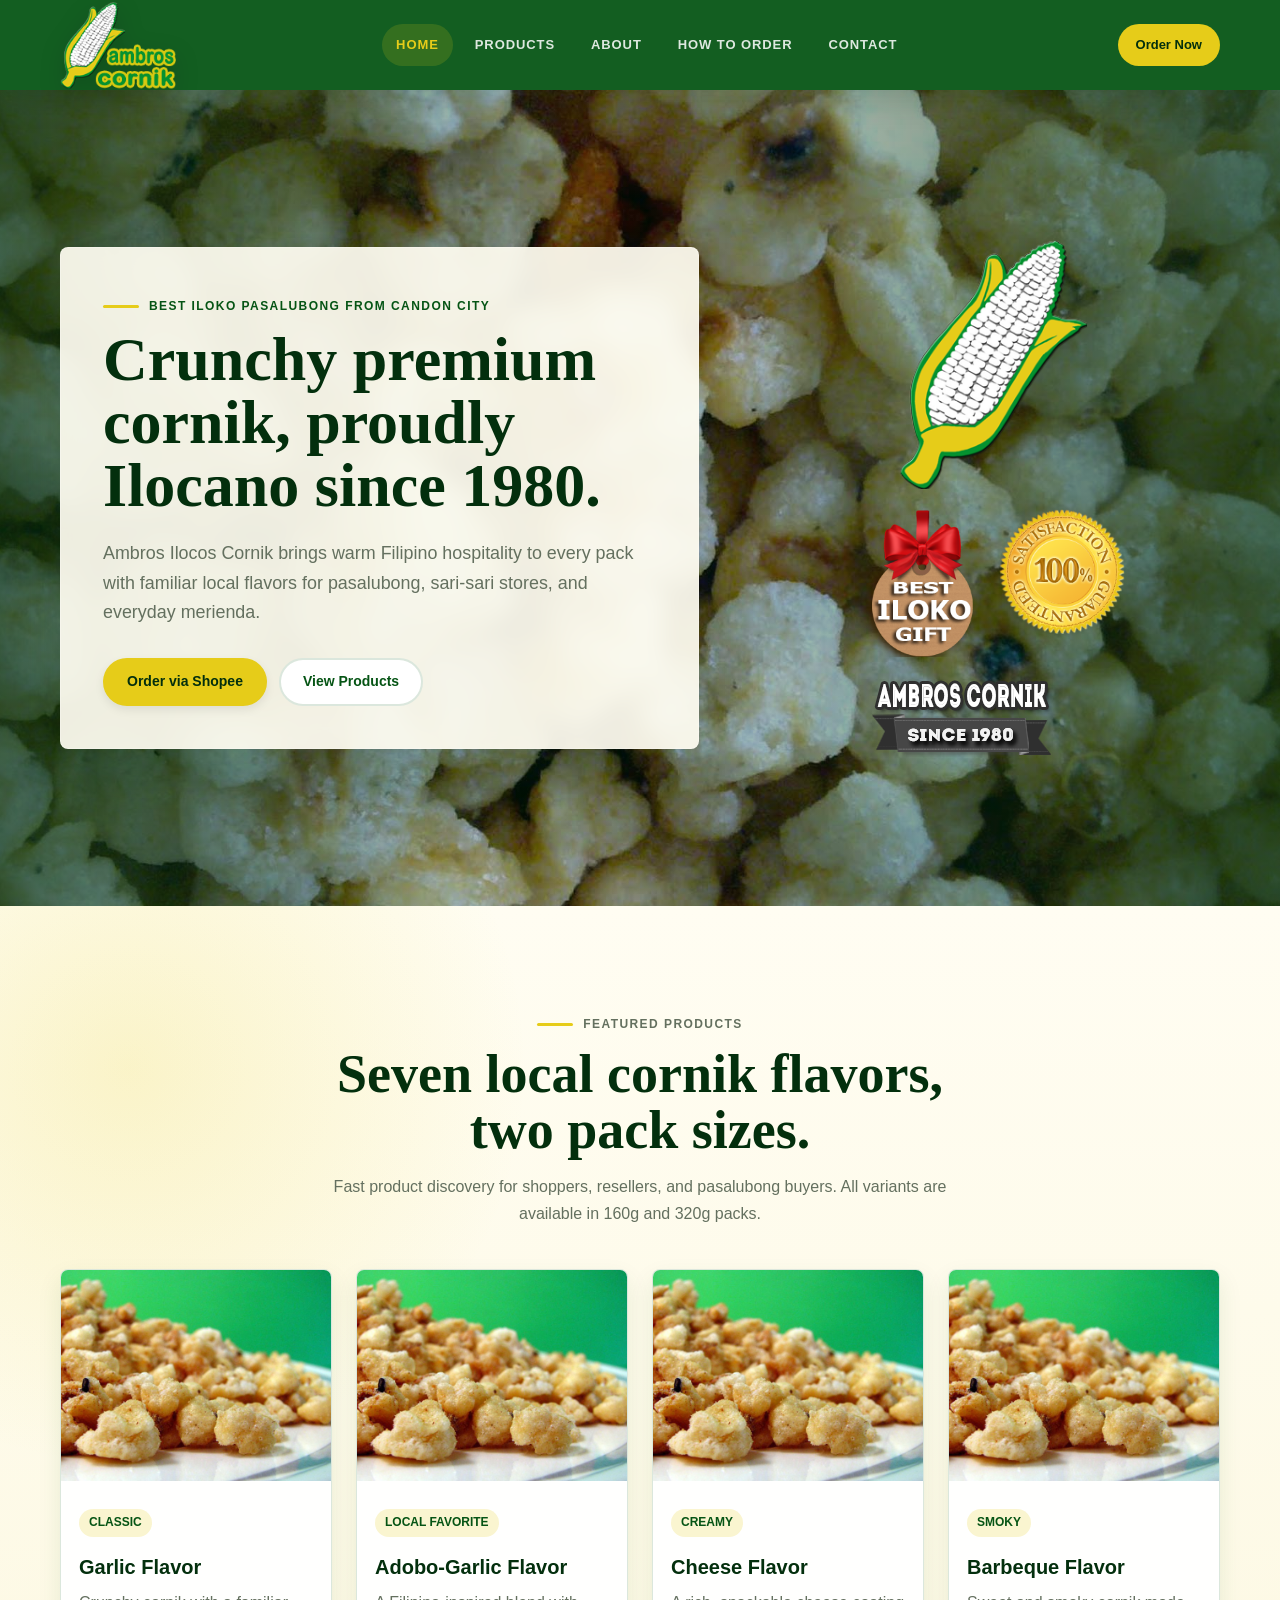
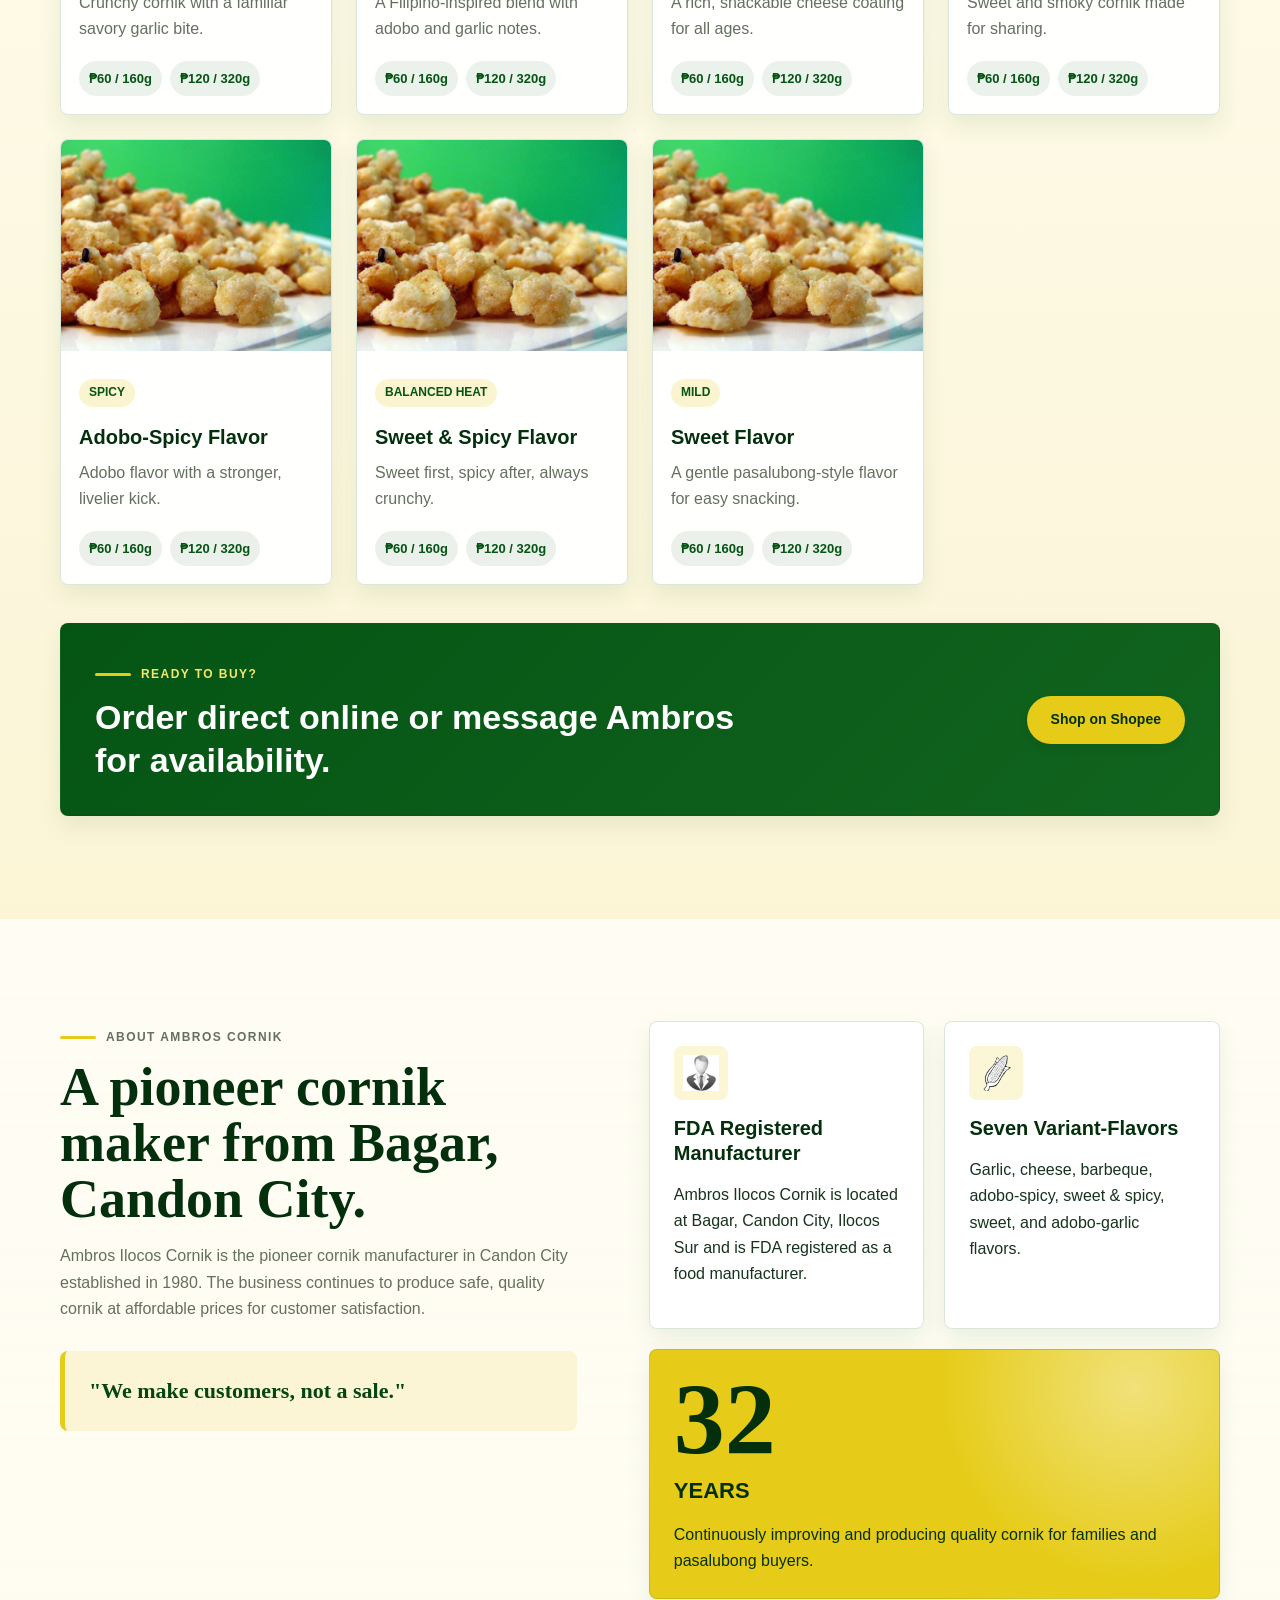
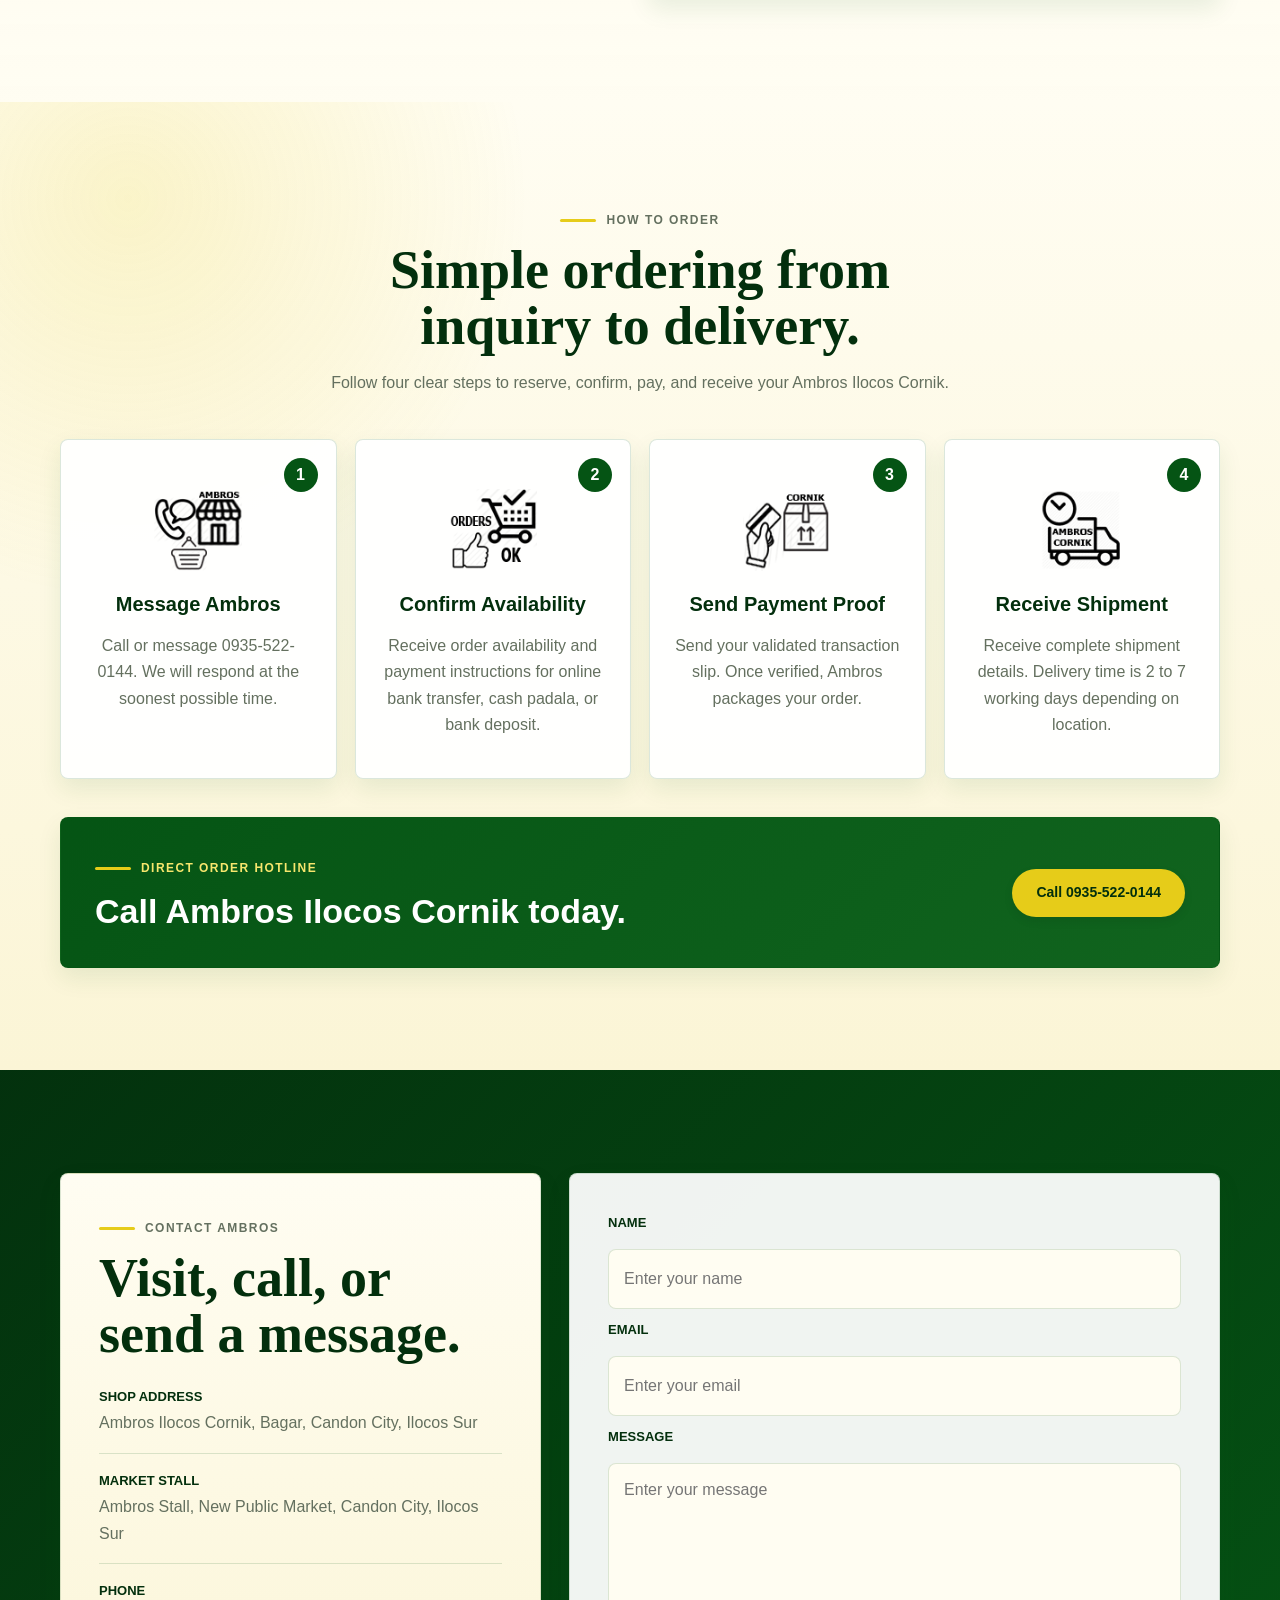
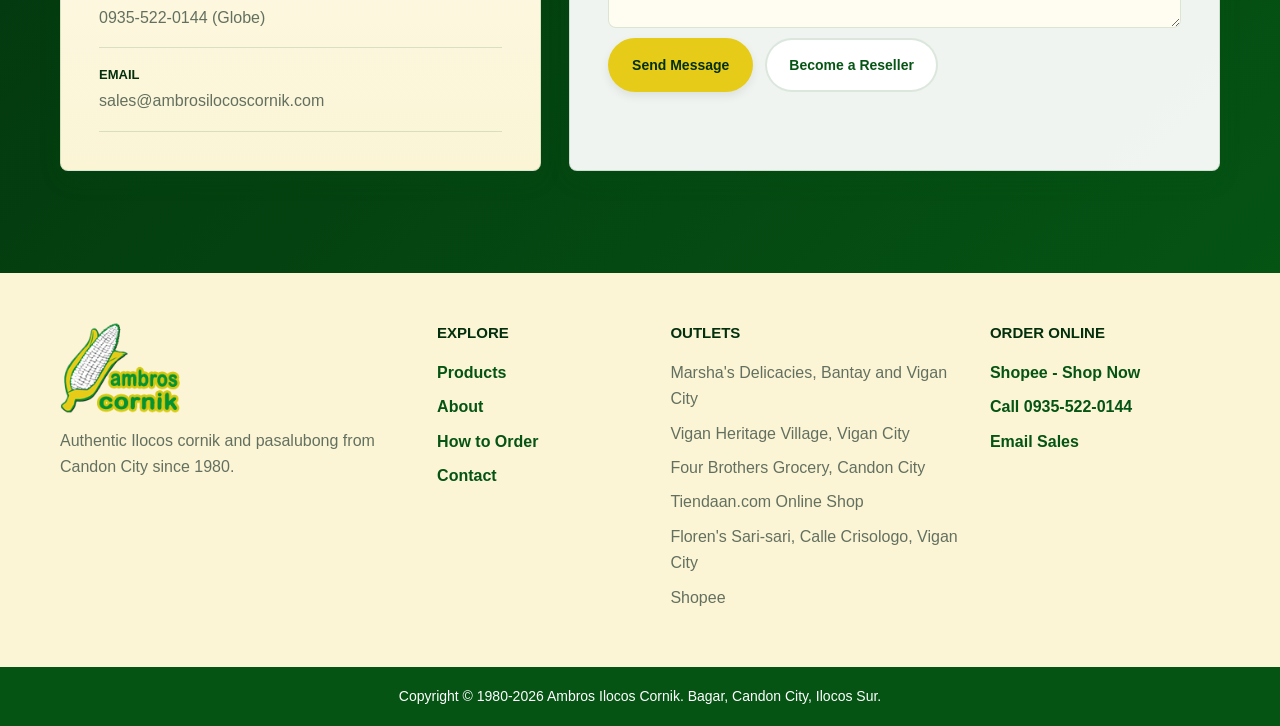
<file: index.html>
<!doctype html>
<html lang="en">
<head>
    <meta charset="utf-8">
    <meta name="viewport" content="width=device-width, initial-scale=1">
    <title>Ambros Ilocos Cornik | Best Iloko Pasalubong</title>
    <meta name="description" content="Ambros Ilocos Cornik is a pioneer cornik manufacturer from Bagar, Candon City, Ilocos Sur. Order premium Ilokano cornik in seven flavors.">
    <link rel="shortcut icon" href="assets/images/favicon.ico">
    <link rel="stylesheet" href="css/custom.css?v=20260523">
</head>
<body>
    <a class="skip-link" href="#main">Skip to content</a>

    <header class="site-header" data-header>
        <div class="container nav-shell">
            <a class="brand-link" href="#home" aria-label="Ambros Ilocos Cornik home">
                <img src="assets/images/ambroslogo.png" alt="Ambros Cornik" width="182" height="116">
            </a>

            <button class="nav-toggle" type="button" aria-expanded="false" aria-controls="primary-navigation" data-nav-toggle>
                <span></span>
                <span></span>
                <span></span>
                <span class="sr-only">Open menu</span>
            </button>

            <nav class="primary-nav" id="primary-navigation" aria-label="Main navigation" data-nav>
                <a class="nav-link is-active" href="#home">Home</a>
                <a class="nav-link" href="#products">Products</a>
                <a class="nav-link" href="#about">About</a>
                <a class="nav-link" href="#order">How to Order</a>
                <a class="nav-link" href="#contact">Contact</a>
            </nav>

            <a class="nav-cta" href="https://shopee.ph/mybizph">Order Now</a>
        </div>
    </header>

    <main id="main">
        <section class="hero-section section-pad" id="home">
            <div class="hero-bg" aria-hidden="true"></div>
            <div class="container hero-grid">
                <div class="hero-copy reveal">
                    <p class="eyebrow">Best Iloko Pasalubong from Candon City</p>
                    <h1>Crunchy premium cornik, proudly Ilocano since 1980.</h1>
                    <p class="hero-text">Ambros Ilocos Cornik brings warm Filipino hospitality to every pack with familiar local flavors for pasalubong, sari-sari stores, and everyday merienda.</p>
                    <div class="hero-actions">
                        <a class="btn btn-primary" href="https://shopee.ph/mybizph">Order via Shopee</a>
                        <a class="btn btn-secondary" href="#products">View Products</a>
                    </div>
                </div>

                <div class="hero-showcase reveal" aria-label="Ambros brand highlights">
                    <img class="showcase-logo" src="assets/images/ambros-sliderlogo.png" alt="Ambros Ilocos Cornik seal">
                    <div class="seal-row">
                        <img src="assets/images/ambros-seal-2.png" alt="Ambros Ilocos Cornik Best Iloko Pasalubong">
                        <img src="assets/images/ambros-seal-1.png" alt="Ambros Ilocos Cornik 100% Satisfaction Guaranteed">
                    </div>
                    <div class="since-card">
                        <img src="assets/images/since.png" alt="Ambros Cornik since 1980">
                    </div>
                </div>
            </div>
        </section>

        <section class="products-section section-pad" id="products">
            <div class="container">
                <div class="section-heading centered reveal">
                    <p class="eyebrow">Featured Products</p>
                    <h2>Seven local cornik flavors, two pack sizes.</h2>
                    <p>Fast product discovery for shoppers, resellers, and pasalubong buyers. All variants are available in 160g and 320g packs.</p>
                </div>

                <div class="product-grid">
                    <article class="product-card reveal">
                        <a href="assets/images/products/ambrosproductsbig-1.jpg" aria-label="View Garlic Flavor product photo">
                            <img src="assets/images/products/ambrosproducts-1.jpg" alt="Ambros Ilocos Cornik Garlic Flavor">
                        </a>
                        <div class="product-card-body">
                            <p class="flavor-tag">Classic</p>
                            <h3>Garlic Flavor</h3>
                            <p>Crunchy cornik with a familiar savory garlic bite.</p>
                            <div class="price-row"><span>&#8369;60 / 160g</span><span>&#8369;120 / 320g</span></div>
                        </div>
                    </article>

                    <article class="product-card reveal">
                        <a href="assets/images/products/ambrosproductsbig-1.jpg" aria-label="View Adobo-Garlic Flavor product photo">
                            <img src="assets/images/products/ambrosproducts-1.jpg" alt="Ambros Ilocos Cornik Adobo-Garlic Flavor">
                        </a>
                        <div class="product-card-body">
                            <p class="flavor-tag">Local Favorite</p>
                            <h3>Adobo-Garlic Flavor</h3>
                            <p>A Filipino-inspired blend with adobo and garlic notes.</p>
                            <div class="price-row"><span>&#8369;60 / 160g</span><span>&#8369;120 / 320g</span></div>
                        </div>
                    </article>

                    <article class="product-card reveal">
                        <a href="assets/images/products/ambrosproductsbig-1.jpg" aria-label="View Cheese Flavor product photo">
                            <img src="assets/images/products/ambrosproducts-1.jpg" alt="Ambros Ilocos Cornik Cheese Flavor">
                        </a>
                        <div class="product-card-body">
                            <p class="flavor-tag">Creamy</p>
                            <h3>Cheese Flavor</h3>
                            <p>A rich, snackable cheese coating for all ages.</p>
                            <div class="price-row"><span>&#8369;60 / 160g</span><span>&#8369;120 / 320g</span></div>
                        </div>
                    </article>

                    <article class="product-card reveal">
                        <a href="assets/images/products/ambrosproductsbig-1.jpg" aria-label="View Barbeque Flavor product photo">
                            <img src="assets/images/products/ambrosproducts-1.jpg" alt="Ambros Ilocos Cornik Barbeque Flavor">
                        </a>
                        <div class="product-card-body">
                            <p class="flavor-tag">Smoky</p>
                            <h3>Barbeque Flavor</h3>
                            <p>Sweet and smoky cornik made for sharing.</p>
                            <div class="price-row"><span>&#8369;60 / 160g</span><span>&#8369;120 / 320g</span></div>
                        </div>
                    </article>

                    <article class="product-card reveal">
                        <a href="assets/images/products/ambrosproductsbig-1.jpg" aria-label="View Adobo-Spicy Flavor product photo">
                            <img src="assets/images/products/ambrosproducts-1.jpg" alt="Ambros Ilocos Cornik Adobo-Spicy Flavor">
                        </a>
                        <div class="product-card-body">
                            <p class="flavor-tag">Spicy</p>
                            <h3>Adobo-Spicy Flavor</h3>
                            <p>Adobo flavor with a stronger, livelier kick.</p>
                            <div class="price-row"><span>&#8369;60 / 160g</span><span>&#8369;120 / 320g</span></div>
                        </div>
                    </article>

                    <article class="product-card reveal">
                        <a href="assets/images/products/ambrosproductsbig-1.jpg" aria-label="View Sweet and Spicy Flavor product photo">
                            <img src="assets/images/products/ambrosproducts-1.jpg" alt="Ambros Ilocos Cornik Sweet and Spicy Flavor">
                        </a>
                        <div class="product-card-body">
                            <p class="flavor-tag">Balanced Heat</p>
                            <h3>Sweet &amp; Spicy Flavor</h3>
                            <p>Sweet first, spicy after, always crunchy.</p>
                            <div class="price-row"><span>&#8369;60 / 160g</span><span>&#8369;120 / 320g</span></div>
                        </div>
                    </article>

                    <article class="product-card reveal">
                        <a href="assets/images/products/ambrosproductsbig-1.jpg" aria-label="View Sweet Flavor product photo">
                            <img src="assets/images/products/ambrosproducts-1.jpg" alt="Ambros Ilocos Cornik Sweet Flavor">
                        </a>
                        <div class="product-card-body">
                            <p class="flavor-tag">Mild</p>
                            <h3>Sweet Flavor</h3>
                            <p>A gentle pasalubong-style flavor for easy snacking.</p>
                            <div class="price-row"><span>&#8369;60 / 160g</span><span>&#8369;120 / 320g</span></div>
                        </div>
                    </article>
                </div>

                <div class="section-cta reveal">
                    <div>
                        <p class="eyebrow">Ready to buy?</p>
                        <h3>Order direct online or message Ambros for availability.</h3>
                    </div>
                    <a class="btn btn-primary" href="https://shopee.ph/mybizph">Shop on Shopee</a>
                </div>
            </div>
        </section>

        <section class="about-section section-pad" id="about">
            <div class="container about-grid">
                <div class="section-heading reveal">
                    <p class="eyebrow">About Ambros Cornik</p>
                    <h2>A pioneer cornik maker from Bagar, Candon City.</h2>
                    <p>Ambros Ilocos Cornik is the pioneer cornik manufacturer in Candon City established in 1980. The business continues to produce safe, quality cornik at affordable prices for customer satisfaction.</p>
                    <blockquote>"We make customers, not a sale."</blockquote>
                </div>

                <div class="about-cards">
                    <article class="info-card reveal">
                        <img src="assets/images/ambros-profile-1.png" alt="" aria-hidden="true">
                        <h3>FDA Registered Manufacturer</h3>
                        <p>Ambros Ilocos Cornik is located at Bagar, Candon City, Ilocos Sur and is FDA registered as a food manufacturer.</p>
                    </article>
                    <article class="info-card reveal">
                        <img src="assets/images/ambros-profile-2.png" alt="" aria-hidden="true">
                        <h3>Seven Variant-Flavors</h3>
                        <p>Garlic, cheese, barbeque, adobo-spicy, sweet &amp; spicy, sweet, and adobo-garlic flavors.</p>
                    </article>
                    <article class="years-card reveal">
                        <span class="counter" data-target="43">0</span>
                        <strong>Years</strong>
                        <p>Continuously improving and producing quality cornik for families and pasalubong buyers.</p>
                    </article>
                </div>
            </div>
        </section>

        <section class="order-section section-pad" id="order">
            <div class="container">
                <div class="section-heading centered reveal">
                    <p class="eyebrow">How to Order</p>
                    <h2>Simple ordering from inquiry to delivery.</h2>
                    <p>Follow four clear steps to reserve, confirm, pay, and receive your Ambros Ilocos Cornik.</p>
                </div>

                <div class="steps-grid">
                    <article class="step-card reveal">
                        <span class="step-number">1</span>
                        <img src="assets/images/how_it_works_1.png" alt="" aria-hidden="true">
                        <h3>Message Ambros</h3>
                        <p>Call or message 0935-522-0144. We will respond at the soonest possible time.</p>
                    </article>
                    <article class="step-card reveal">
                        <span class="step-number">2</span>
                        <img src="assets/images/how_it_works_2.png" alt="" aria-hidden="true">
                        <h3>Confirm Availability</h3>
                        <p>Receive order availability and payment instructions for online bank transfer, cash padala, or bank deposit.</p>
                    </article>
                    <article class="step-card reveal">
                        <span class="step-number">3</span>
                        <img src="assets/images/how_it_works_3.png" alt="" aria-hidden="true">
                        <h3>Send Payment Proof</h3>
                        <p>Send your validated transaction slip. Once verified, Ambros packages your order.</p>
                    </article>
                    <article class="step-card reveal">
                        <span class="step-number">4</span>
                        <img src="assets/images/how_it_works_4.png" alt="" aria-hidden="true">
                        <h3>Receive Shipment</h3>
                        <p>Receive complete shipment details. Delivery time is 2 to 7 working days depending on location.</p>
                    </article>
                </div>

                <div class="callout-card reveal">
                    <div>
                        <p class="eyebrow">Direct order hotline</p>
                        <h3>Call Ambros Ilocos Cornik today.</h3>
                    </div>
                    <a class="btn btn-primary" href="tel:09355220144">Call 0935-522-0144</a>
                </div>
            </div>
        </section>

        <section class="contact-section section-pad" id="contact">
            <div class="container contact-grid">
                <div class="contact-panel reveal">
                    <p class="eyebrow">Contact Ambros</p>
                    <h2>Visit, call, or send a message.</h2>
                    <div class="contact-list">
                        <p><strong>Shop Address</strong><span>Ambros Ilocos Cornik, Bagar, Candon City, Ilocos Sur</span></p>
                        <p><strong>Market Stall</strong><span>Ambros Stall, New Public Market, Candon City, Ilocos Sur</span></p>
                        <p><strong>Phone</strong><a href="tel:09355220144">0935-522-0144 (Globe)</a></p>
                        <p><strong>Email</strong><a href="mailto:sales@ambrosilocoscornik.com">sales@ambrosilocoscornik.com</a></p>
                    </div>
                </div>

                <form class="contact-form reveal" id="emailForm" action="PHPMailer/send/send_email.php" method="post">
                    <label for="customerName">Name</label>
                    <input type="text" id="customerName" name="customerName" placeholder="Enter your name" required>

                    <label for="senderEmail">Email</label>
                    <input type="email" id="senderEmail" name="senderEmail" placeholder="Enter your email" required>

                    <label for="message">Message</label>
                    <textarea id="message" name="message" placeholder="Enter your message" rows="5"></textarea>

                    <div class="form-actions">
                        <button class="btn btn-primary" type="submit">Send Message</button>
                        <a class="btn btn-secondary" href="PHPMailer/send/send-reseller.html">Become a Reseller</a>
                    </div>
                    <p class="form-status" data-form-status role="status" aria-live="polite"></p>
                </form>
            </div>
        </section>
    </main>

    <footer class="site-footer">
        <div class="container footer-grid">
            <div>
                <img class="footer-logo" src="assets/images/ambroslogo.png" alt="Ambros Cornik">
                <p>Authentic Ilocos cornik and pasalubong from Candon City since 1980.</p>
            </div>
            <div>
                <h2>Explore</h2>
                <a href="#products">Products</a>
                <a href="#about">About</a>
                <a href="#order">How to Order</a>
                <a href="#contact">Contact</a>
            </div>
            <div>
                <h2>Outlets</h2>
                <p>Marsha's Delicacies, Bantay and Vigan City</p>
                <p>Vigan Heritage Village, Vigan City</p>
                <p>Four Brothers Grocery, Candon City</p>
                <p>Tiendaan.com Online Shop</p>
                <p>Floren's Sari-sari, Calle Crisologo, Vigan City</p>
                <p>Shopee</p>
            </div>
            <div>
                <h2>Order Online</h2>
                <a href="https://shopee.ph/mybizph">Shopee - Shop Now</a>
                <a href="tel:09355220144">Call 0935-522-0144</a>
                <a href="mailto:sales@ambrosilocoscornik.com">Email Sales</a>
            </div>
        </div>
        <div class="footer-bottom">
            <p>Copyright &copy; 1980-<span data-year></span> Ambros Ilocos Cornik. Bagar, Candon City, Ilocos Sur.</p>
        </div>
    </footer>

    <script src="js/custom.js?v=20260523"></script>
</body>
</html>
</file>
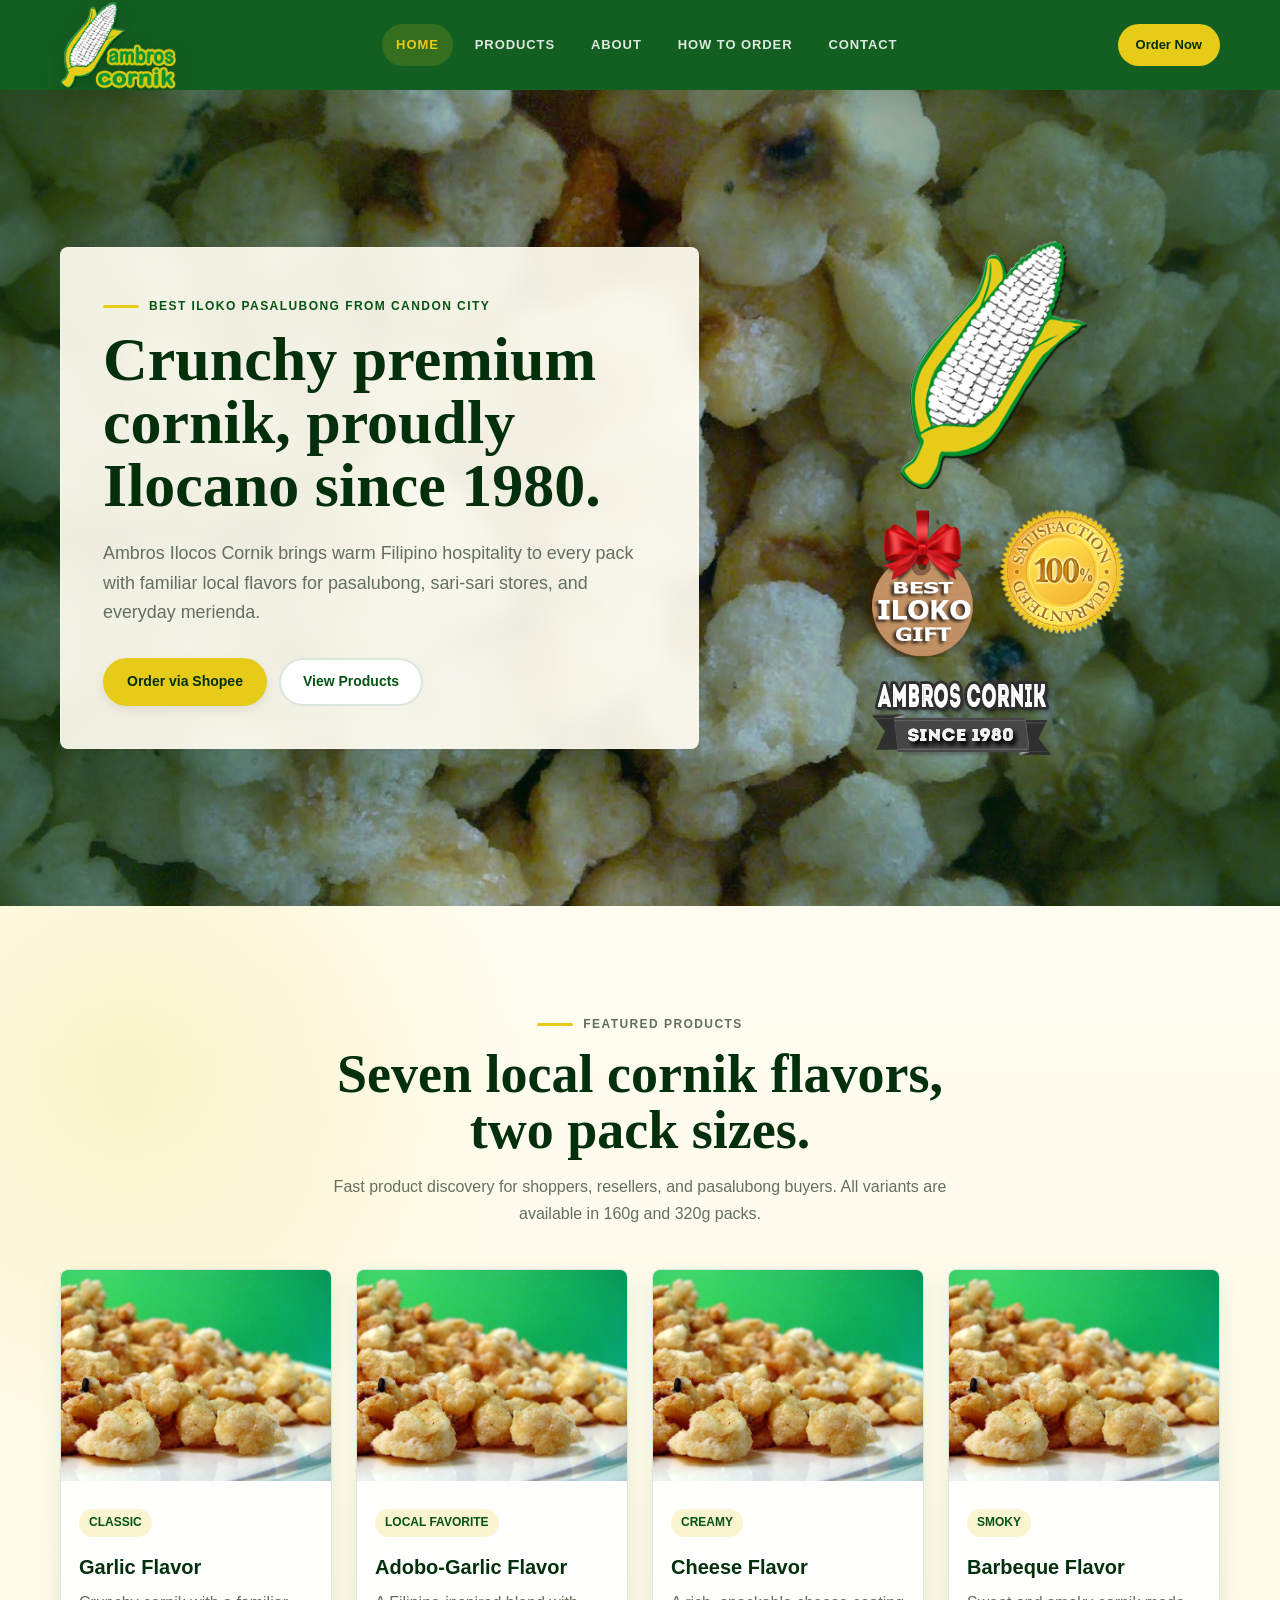
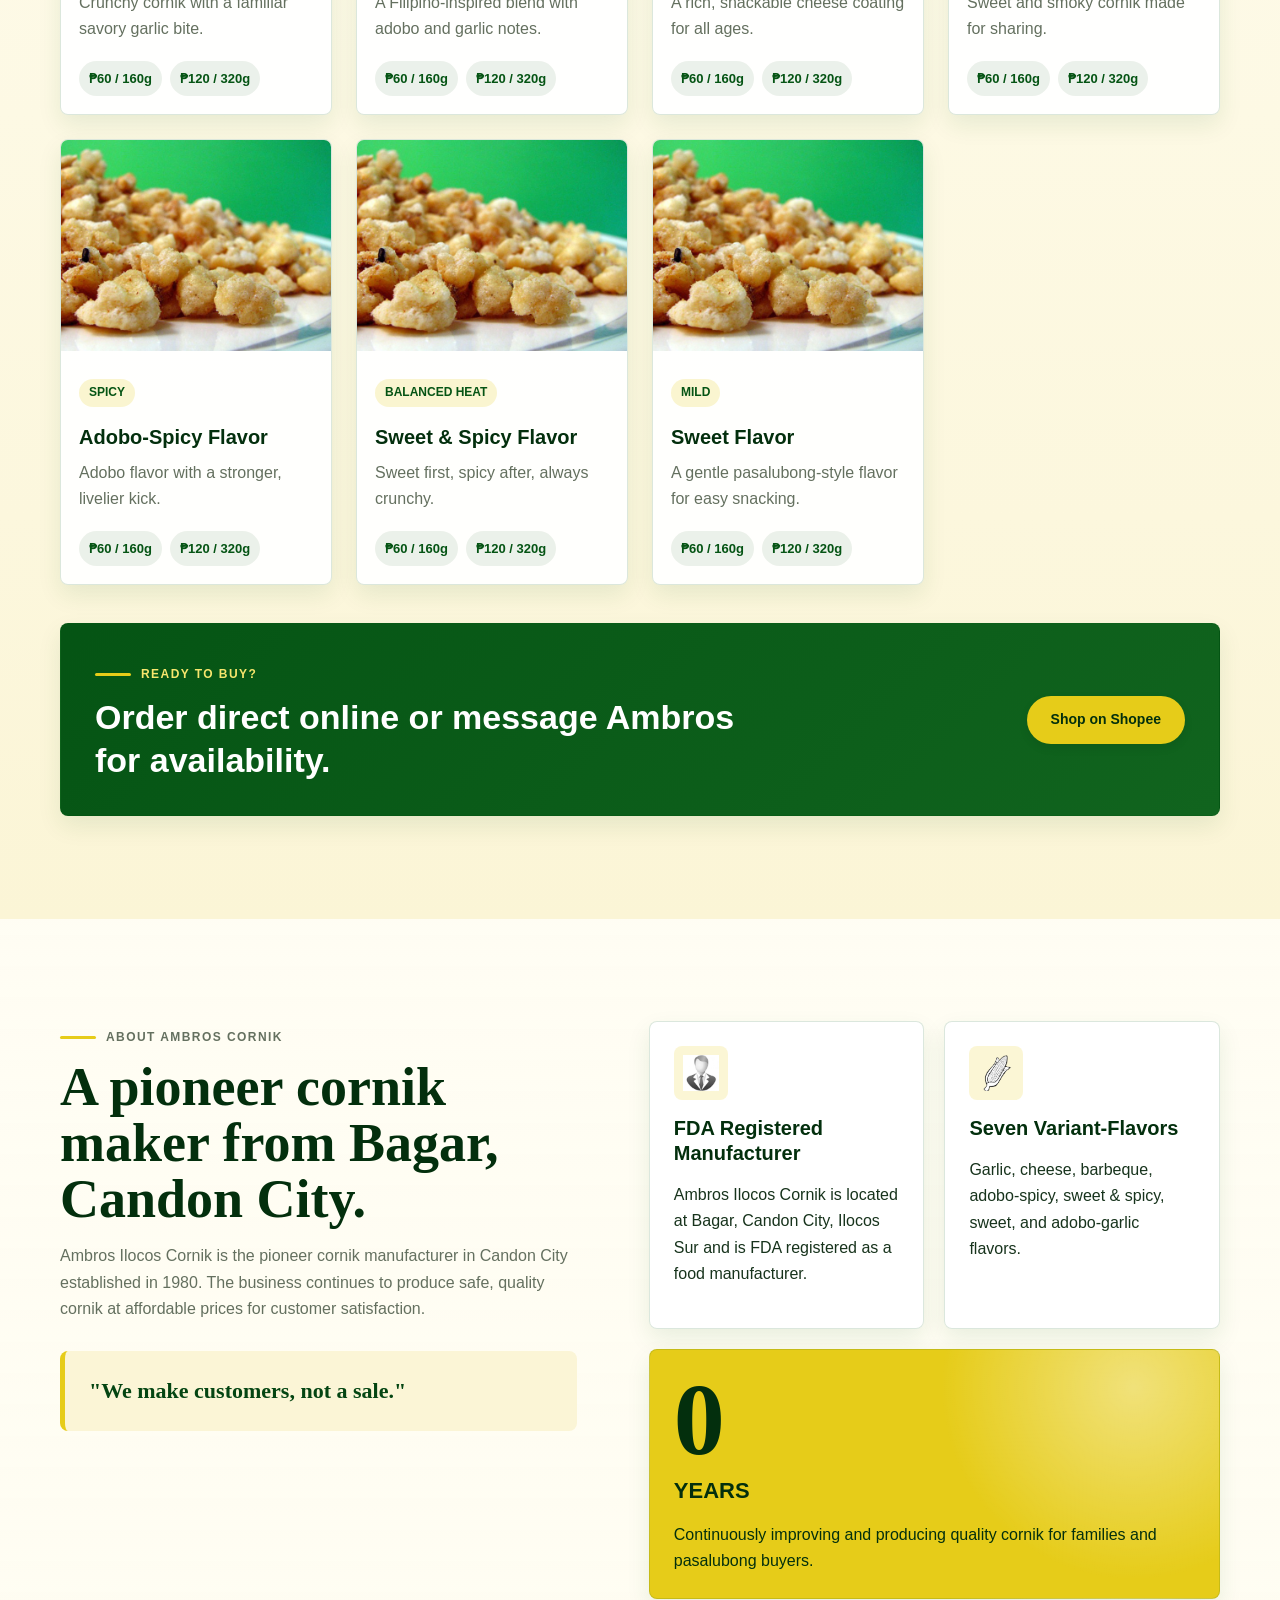
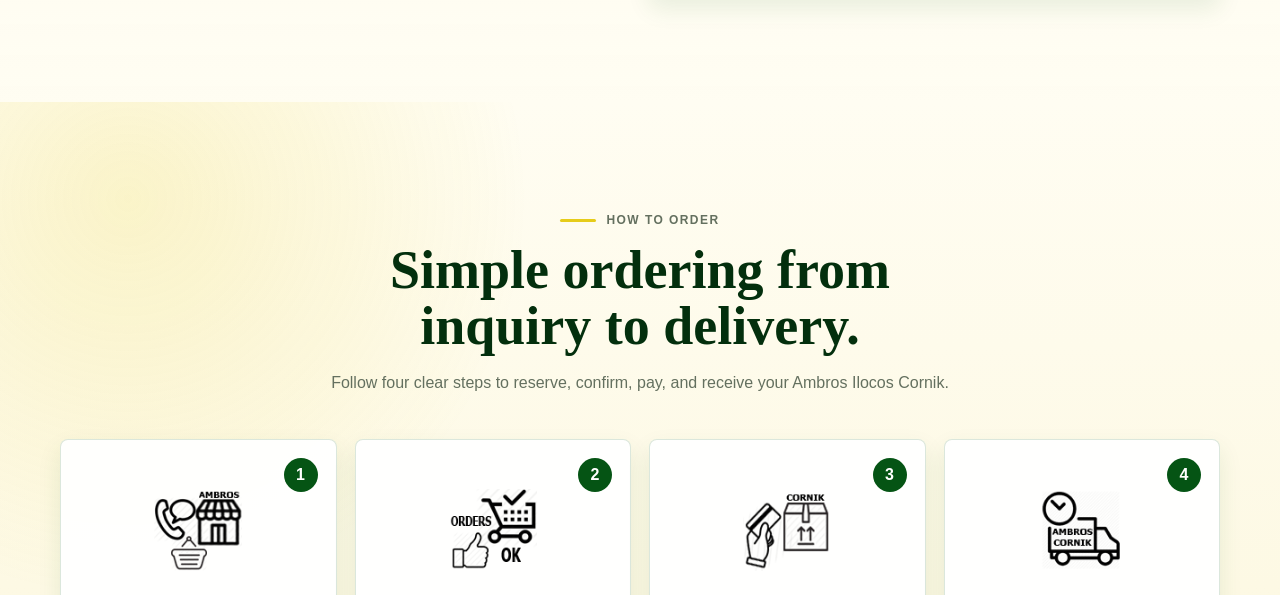
<file: contact.html>
<!doctype html>
<html lang="en">
<head>
    <meta charset="utf-8">
    <meta name="viewport" content="width=device-width, initial-scale=1">
    <title>Contact Ambros Ilocos Cornik</title>
    <meta name="description" content="Contact Ambros Ilocos Cornik in Bagar, Candon City, Ilocos Sur.">
    <meta http-equiv="refresh" content="0; url=index.html#contact">
    <link rel="shortcut icon" href="assets/images/favicon.ico">
    <link rel="stylesheet" href="css/custom.css?v=20260523">
</head>
<body>
    <main class="contact-section section-pad" style="min-height:100vh;display:grid;align-items:center;">
        <div class="container contact-panel">
            <p class="eyebrow">Contact Ambros</p>
            <h1 style="margin:0;color:var(--green-950);font-family:Georgia,'Times New Roman',serif;font-size:clamp(36px,8vw,58px);line-height:1.05;">Redirecting to contact details.</h1>
            <p>If the page does not move automatically, open the contact section below.</p>
            <div class="hero-actions">
                <a class="btn btn-primary" href="index.html#contact">Go to Contact</a>
                <a class="btn btn-secondary" href="tel:09355220144">Call 0935-522-0144</a>
            </div>
        </div>
    </main>
</body>
</html>
</file>
<file: css/custom.css>
:root {
    --green-950: #032f0d;
    --green-900: #044512;
    --green-800: #055414;
    --green-700: #12651f;
    --yellow-500: #e6cc19;
    --yellow-300: #f7e66d;
    --cream-100: #fffdf2;
    --cream-200: #fbf5d6;
    --cream-300: #f4eab6;
    --white: #ffffff;
    --ink: #17331c;
    --muted: #64705f;
    --line: rgba(5, 84, 20, 0.14);
    --shadow-sm: 0 10px 25px rgba(5, 84, 20, 0.09);
    --shadow-md: 0 20px 45px rgba(5, 84, 20, 0.15);
    --shadow-lg: 0 30px 70px rgba(3, 47, 13, 0.22);
    --radius: 8px;
    --container: 1160px;
}

*,
*::before,
*::after {
    box-sizing: border-box;
}

html {
    scroll-behavior: smooth;
}

body {
    margin: 0;
    color: var(--ink);
    background: var(--cream-100);
    font-family: Arial, Helvetica, sans-serif;
    font-size: 16px;
    line-height: 1.65;
    text-rendering: optimizeLegibility;
}

body.nav-open {
    overflow: hidden;
}

img {
    display: block;
    max-width: 100%;
}

a {
    color: inherit;
    text-decoration: none;
}

button,
input,
textarea {
    font: inherit;
}

button {
    border: 0;
}

:focus-visible {
    outline: 3px solid rgba(230, 204, 25, 0.72);
    outline-offset: 3px;
}

.sr-only {
    position: absolute;
    width: 1px;
    height: 1px;
    padding: 0;
    margin: -1px;
    overflow: hidden;
    clip: rect(0, 0, 0, 0);
    white-space: nowrap;
    border: 0;
}

.skip-link {
    position: fixed;
    top: 12px;
    left: 12px;
    z-index: 1000;
    padding: 10px 14px;
    border-radius: 999px;
    background: var(--yellow-500);
    color: var(--green-950);
    font-weight: 800;
    transform: translateY(-140%);
    transition: transform 160ms ease;
}

.skip-link:focus {
    transform: translateY(0);
}

.container {
    width: min(100% - 40px, var(--container));
    margin: 0 auto;
}

.section-pad {
    padding: clamp(64px, 8vw, 112px) 0;
}

section {
    scroll-margin-top: 104px;
}

.section-heading {
    max-width: 640px;
}

.section-heading.centered {
    margin: 0 auto 42px;
    text-align: center;
}

.section-heading h2,
.hero-copy h1,
.contact-panel h2 {
    margin: 0;
    color: var(--green-950);
    font-family: Georgia, "Times New Roman", serif;
    font-weight: 800;
    letter-spacing: 0;
}

.section-heading h2,
.contact-panel h2 {
    font-size: clamp(34px, 5vw, 54px);
    line-height: 1.04;
}

.section-heading p,
.hero-text,
.contact-panel p,
.product-card p,
.step-card p,
.site-footer p {
    color: var(--muted);
}

.eyebrow {
    display: inline-flex;
    align-items: center;
    gap: 10px;
    margin: 0 0 14px;
    color: var(--green-800);
    font-size: 12px;
    font-weight: 900;
    letter-spacing: 0.12em;
    line-height: 1.25;
    text-transform: uppercase;
}

.eyebrow::before {
    content: "";
    width: 36px;
    height: 3px;
    border-radius: 99px;
    background: var(--yellow-500);
}

.btn {
    display: inline-flex;
    align-items: center;
    justify-content: center;
    min-height: 48px;
    padding: 13px 22px;
    border: 2px solid transparent;
    border-radius: 999px;
    font-size: 14px;
    font-weight: 900;
    line-height: 1.1;
    text-align: center;
    transition: transform 180ms ease, box-shadow 180ms ease, background-color 180ms ease, border-color 180ms ease;
}

.btn-primary {
    background: var(--yellow-500);
    color: var(--green-950);
    box-shadow: 0 4px 10px rgba(0,0,0,0.08);
}

.btn-secondary {
    border-color: var(--line);
    background: var(--white);
    color: var(--green-800);
}

.btn:hover {
    transform: translateY(-2px);
    box-shadow: var(--shadow-md);
}

.site-header {
    position: sticky;
    top: 0;
    z-index: 100;
    background: rgba(5, 84, 20, 0.94);
    box-shadow: 0 10px 30px rgba(3, 47, 13, 0.18);
    backdrop-filter: blur(12px);
}

.nav-shell {
    display: grid;
    grid-template-columns: auto 1fr auto;
    gap: 24px;
    align-items: center;
    min-height: 84px;
}

.brand-link {
    display: inline-flex;
    align-items: center;
}

.brand-link img {
    width: 116px;
    height: auto;
    filter: drop-shadow(0 8px 12px rgba(0, 0, 0, 0.16));
}

.primary-nav {
    display: flex;
    align-items: center;
    justify-content: center;
    gap: 8px;
}

.nav-link {
    padding: 10px 14px;
    border-radius: 999px;
    color: rgba(255, 255, 255, 0.86);
    font-size: 13px;
    font-weight: 900;
    letter-spacing: 0.07em;
    text-transform: uppercase;
    transition: background-color 160ms ease, color 160ms ease;
}

.nav-link:hover,
.nav-link.is-active {
    background: rgba(230, 204, 25, 0.16);
    color: var(--yellow-500);
}

.nav-cta {
    display: inline-flex;
    align-items: center;
    justify-content: center;
    min-height: 42px;
    padding: 10px 18px;
    border-radius: 999px;
    background: var(--yellow-500);
    color: var(--green-950);
    font-size: 13px;
    font-weight: 900;
}

.nav-toggle {
    display: none;
    width: 44px;
    height: 44px;
    border-radius: 999px;
    background: rgba(255, 255, 255, 0.12);
    cursor: pointer;
}

.nav-toggle span:not(.sr-only) {
    display: block;
    width: 20px;
    height: 2px;
    margin: 5px auto;
    border-radius: 99px;
    background: var(--white);
    transition: transform 160ms ease, opacity 160ms ease;
}

.nav-toggle[aria-expanded="true"] span:nth-child(1) {
    transform: translateY(7px) rotate(45deg);
}

.nav-toggle[aria-expanded="true"] span:nth-child(2) {
    opacity: 0;
}

.nav-toggle[aria-expanded="true"] span:nth-child(3) {
    transform: translateY(-7px) rotate(-45deg);
}

.hero-section {
    position: relative;
    min-height: calc(100vh - 84px);
    display: grid;
    align-items: center;
    overflow: hidden;
    background: var(--green-950);
}

.hero-bg {
    position: absolute;
    inset: 0;
    background:
        linear-gradient(90deg, rgba(3, 47, 13, 0.76), rgba(3, 47, 13, 0.18) 48%, rgba(3, 47, 13, 0.74)),
        url("../assets/images/ambros-sliderbg.jpg") center / cover no-repeat;
    transform: scale(1.04);
}

.hero-grid {
    position: relative;
    display: grid;
    grid-template-columns: minmax(0, 1.05fr) minmax(300px, 0.75fr);
    gap: clamp(28px, 5vw, 72px);
    align-items: center;
}

.hero-copy {
    max-width: 710px;
    padding: clamp(26px, 4vw, 42px);
    border: 1px solid rgba(255, 255, 255, 0.26);
    border-radius: var(--radius);
    background: rgba(255, 253, 242, 0.93);
    box-shadow: var(--shadow-lg);
    backdrop-filter: blur(10px);
}

.hero-copy h1 {
    max-width: 12em;
    font-size: clamp(40px, 5.2vw, 62px);
    line-height: 1.02;
}

.hero-text {
    max-width: 600px;
    margin: 22px 0 30px;
    font-size: clamp(16px, 1.4vw, 19px);
}

.hero-actions,
.form-actions {
    display: flex;
    flex-wrap: wrap;
    gap: 12px;
}

.hero-showcase {
    display: grid;
    justify-items: center;
    gap: 20px;
}

.showcase-logo {
    width: min(250px, 56vw);
    padding: 0px;
    border-radius: 0;
    background: transparent;
    box-shadow: none;
}

.seal-row {
    display: flex;
    justify-content: center;
    gap: 14px;
}

.seal-row img {
    width: min(126px, 26vw);
    padding: 0px;
    border-radius: 0px;
    background: transparent;
    box-shadow: none;
}

.since-card {
    width: min(240px, 58vw);
    padding: 0;
    border-radius: 0;
    background: transparent;
    box-shadow: none;
}

.products-section,
.order-section {
    background:
        radial-gradient(circle at 10% 10%, rgba(230, 204, 25, 0.18), transparent 25rem),
        linear-gradient(180deg, var(--cream-100), var(--cream-200));
}

.product-grid {
    display: grid;
    grid-template-columns: repeat(4, minmax(0, 1fr));
    gap: 24px;
}

.product-card,
.info-card,
.years-card,
.step-card,
.contact-panel,
.contact-form,
.section-cta,
.callout-card {
    border: 1px solid var(--line);
    border-radius: var(--radius);
    background: rgba(255, 255, 255, 0.94);
    box-shadow: var(--shadow-sm);
}

.product-card {
    overflow: hidden;
    transition: transform 190ms ease, box-shadow 190ms ease;
}

.product-card:hover {
    transform: translateY(-5px);
    box-shadow: var(--shadow-md);
}

.product-card a {
    display: block;
    overflow: hidden;
    background: #fff8cb;
}

.product-card img {
    width: 100%;
    aspect-ratio: 1.28 / 1;
    object-fit: cover;
    transition: transform 220ms ease;
}

.product-card:hover img {
    transform: scale(1.045);
}

.product-card-body {
    padding: 18px;
}

.flavor-tag {
    display: inline-flex;
    margin: 0 0 10px;
    padding: 4px 10px;
    border-radius: 999px;
    background: rgba(230, 204, 25, 0.2);
    color: var(--green-800) !important;
    font-size: 12px;
    font-weight: 900;
    text-transform: uppercase;
}

.product-card h3,
.info-card h3,
.step-card h3,
.section-cta h3,
.callout-card h3 {
    margin: 0;
    color: var(--green-950);
    font-size: 20px;
    line-height: 1.25;
}

.product-card p {
    margin: 10px 0 18px;
}

.price-row {
    display: flex;
    flex-wrap: wrap;
    gap: 8px;
}

.price-row span {
    padding: 7px 10px;
    border-radius: 999px;
    background: rgba(5, 84, 20, 0.08);
    color: var(--green-800);
    font-size: 13px;
    font-weight: 900;
}

.section-cta,
.callout-card {
    display: flex;
    align-items: center;
    justify-content: space-between;
    gap: 24px;
    margin-top: 38px;
    padding: clamp(24px, 4vw, 34px);
    background:
        linear-gradient(135deg, rgba(5, 84, 20, 0.94), rgba(18, 101, 31, 0.94)),
        var(--green-800);
}

.section-cta h3,
.callout-card h3 {
    max-width: 650px;
    color: var(--white);
    font-size: clamp(24px, 3vw, 34px);
}

.section-cta .eyebrow,
.callout-card .eyebrow {
    color: var(--yellow-300);
}

.about-section {
    background:
        linear-gradient(180deg, rgba(255, 253, 242, 0.9), rgba(255, 253, 242, 1)),
        var(--white);
}

.about-grid {
    display: grid;
    grid-template-columns: minmax(0, 0.95fr) minmax(360px, 1.05fr);
    gap: clamp(32px, 6vw, 72px);
    align-items: start;
}

blockquote {
    margin: 28px 0 0;
    padding: 22px 24px;
    border-left: 5px solid var(--yellow-500);
    border-radius: var(--radius);
    background: var(--cream-200);
    color: var(--green-900);
    font-family: Georgia, "Times New Roman", serif;
    font-size: 22px;
    font-weight: 700;
}

.about-cards {
    display: grid;
    grid-template-columns: repeat(2, minmax(0, 1fr));
    gap: 20px;
}

.info-card,
.years-card,
.step-card {
    padding: 24px;
}

.info-card img {
    width: 54px;
    height: 54px;
    margin-bottom: 16px;
    padding: 9px;
    border-radius: var(--radius);
    background: rgba(230, 204, 25, 0.18);
}

.years-card {
    grid-column: 1 / -1;
    background:
        radial-gradient(circle at 85% 15%, rgba(255, 255, 255, 0.42), transparent 12rem),
        var(--yellow-500);
}

.years-card span {
    display: block;
    color: var(--green-950);
    font-family: Georgia, "Times New Roman", serif;
    font-size: clamp(68px, 9vw, 102px);
    font-weight: 900;
    line-height: 0.9;
}

.years-card strong {
    display: block;
    margin: 8px 0 12px;
    color: var(--green-950);
    font-size: 22px;
    text-transform: uppercase;
}

.years-card p {
    max-width: 540px;
    margin: 0;
    color: var(--green-950);
}

.steps-grid {
    display: grid;
    grid-template-columns: repeat(4, minmax(0, 1fr));
    gap: 18px;
}

.step-card {
    position: relative;
    text-align: center;
    transition: transform 190ms ease, box-shadow 190ms ease;
}

.step-card:hover {
    transform: translateY(-4px);
    box-shadow: var(--shadow-md);
}

.step-number {
    position: absolute;
    top: 18px;
    right: 18px;
    display: grid;
    place-items: center;
    width: 34px;
    height: 34px;
    border-radius: 999px;
    background: var(--green-800);
    color: var(--white);
    font-weight: 900;
}

.step-card img {
    width: 88px;
    height: 88px;
    object-fit: contain;
    margin: 22px auto 18px;
}

.contact-section {
    background:
        linear-gradient(135deg, rgba(3, 47, 13, 0.94), rgba(5, 84, 20, 0.94)),
        var(--green-800);
}

.contact-grid {
    display: grid;
    grid-template-columns: minmax(0, 0.85fr) minmax(360px, 1.15fr);
    gap: 28px;
    align-items: stretch;
}

.contact-panel,
.contact-form {
    padding: clamp(24px, 4vw, 38px);
}

.contact-panel {
    background:
        linear-gradient(180deg, var(--cream-100), var(--cream-200)),
        var(--white);
}

.contact-list {
    display: grid;
    gap: 16px;
    margin-top: 24px;
}

.contact-list p {
    margin: 0;
    padding-bottom: 16px;
    border-bottom: 1px solid var(--line);
}

.contact-list strong {
    display: block;
    color: var(--green-950);
    font-size: 13px;
    font-weight: 900;
    text-transform: uppercase;
}

.contact-list span,
.contact-list a {
    display: block;
    margin-top: 3px;
    color: var(--muted);
}

.contact-list a:hover {
    color: var(--green-800);
}

.contact-form {
    display: grid;
    gap: 10px;
}

.contact-form label {
    color: var(--green-950);
    font-size: 13px;
    font-weight: 900;
    text-transform: uppercase;
}

.contact-form input,
.contact-form textarea {
    width: 100%;
    min-height: 52px;
    padding: 13px 15px;
    border: 1px solid var(--line);
    border-radius: var(--radius);
    background: var(--cream-100);
    color: var(--ink);
}

.contact-form textarea {
    min-height: 142px;
    resize: vertical;
}

.form-status {
    min-height: 24px;
    margin: 0;
    color: var(--green-800);
    font-weight: 800;
}

.site-footer {
    background: var(--cream-200);
}

.footer-grid {
    display: grid;
    grid-template-columns: 1.2fr 0.7fr 1fr 0.8fr;
    gap: 32px;
    padding: 48px 0;
}

.footer-logo {
    width: 120px;
    margin-bottom: 14px;
}

.site-footer h2 {
    margin: 0 0 14px;
    color: var(--green-950);
    font-size: 15px;
    font-weight: 900;
    text-transform: uppercase;
}

.site-footer a {
    display: block;
    margin: 8px 0;
    color: var(--green-800);
    font-weight: 800;
}

.site-footer a:hover {
    color: var(--green-950);
}

.site-footer p {
    margin: 8px 0;
}

.footer-bottom {
    padding: 18px 20px;
    background: var(--green-800);
    color: var(--white);
    text-align: center;
}

.footer-bottom p {
    margin: 0;
    color: var(--white);
    font-size: 14px;
}

.reveal {
    opacity: 1;
    transform: none;
    transition: none;
}

.reveal.is-visible {
    opacity: 1;
    transform: translateY(0);
}

.hero-section .reveal {
    opacity: 1;
    transform: none;
}

@media (max-width: 1040px) {
    .hero-grid,
    .about-grid,
    .contact-grid {
        grid-template-columns: 1fr;
    }

    .hero-showcase {
        grid-template-columns: auto auto;
        justify-content: start;
        align-items: center;
    }

    .showcase-logo {
        width: 190px;
    }

    .since-card {
        grid-column: 1 / -1;
        width: 230px;
    }

    .product-grid {
        grid-template-columns: repeat(2, minmax(0, 1fr));
    }

    .steps-grid {
        grid-template-columns: repeat(2, minmax(0, 1fr));
    }

    .footer-grid {
        grid-template-columns: repeat(2, minmax(0, 1fr));
    }
}

@media (max-width: 820px) {
    .nav-shell {
        grid-template-columns: auto auto;
        justify-content: space-between;
        min-height: 76px;
    }

    .brand-link img {
        width: 96px;
    }

    .nav-toggle {
        display: block;
    }

    .primary-nav {
        position: fixed;
        inset: 76px 16px auto;
        display: grid;
        gap: 8px;
        padding: 18px;
        border: 1px solid rgba(255, 255, 255, 0.18);
        border-radius: var(--radius);
        background: var(--green-900);
        box-shadow: var(--shadow-lg);
        opacity: 0;
        visibility: hidden;
        transform: translateY(-8px);
        transition: opacity 160ms ease, transform 160ms ease, visibility 160ms ease;
    }

    .primary-nav.is-open {
        opacity: 1;
        visibility: visible;
        transform: translateY(0);
    }

    .nav-link {
        padding: 14px 16px;
    }

    .nav-cta {
        display: none;
    }

    .hero-section {
        min-height: auto;
    }

    .hero-grid {
        padding-top: 26px;
    }

    .hero-copy {
        padding: 24px;
    }

    .hero-copy h1 {
        font-size: clamp(36px, 12vw, 54px);
    }

    .hero-actions,
    .form-actions,
    .section-cta,
    .callout-card {
        align-items: stretch;
        flex-direction: column;
    }

    .btn {
        width: 100%;
    }

    .hero-showcase {
        grid-template-columns: 1fr;
        justify-items: start;
    }

    .seal-row img {
        width: 100px;
    }
}

@media (max-width: 640px) {
    .container {
        width: min(100% - 28px, var(--container));
    }

    .section-pad {
        padding: 56px 0;
    }

    .section-heading.centered {
        text-align: left;
    }

    .product-grid,
    .about-cards,
    .steps-grid,
    .footer-grid {
        grid-template-columns: 1fr;
    }

    .years-card {
        grid-column: auto;
    }

    .product-card-body,
    .info-card,
    .years-card,
    .step-card,
    .contact-panel,
    .contact-form {
        padding: 20px;
    }

    .price-row {
        flex-direction: column;
    }

    .footer-grid {
        padding: 36px 0;
    }
}

@media (prefers-reduced-motion: reduce) {
    *,
    *::before,
    *::after {
        scroll-behavior: auto !important;
        transition-duration: 0.01ms !important;
        animation-duration: 0.01ms !important;
        animation-iteration-count: 1 !important;
    }
}
</file>
